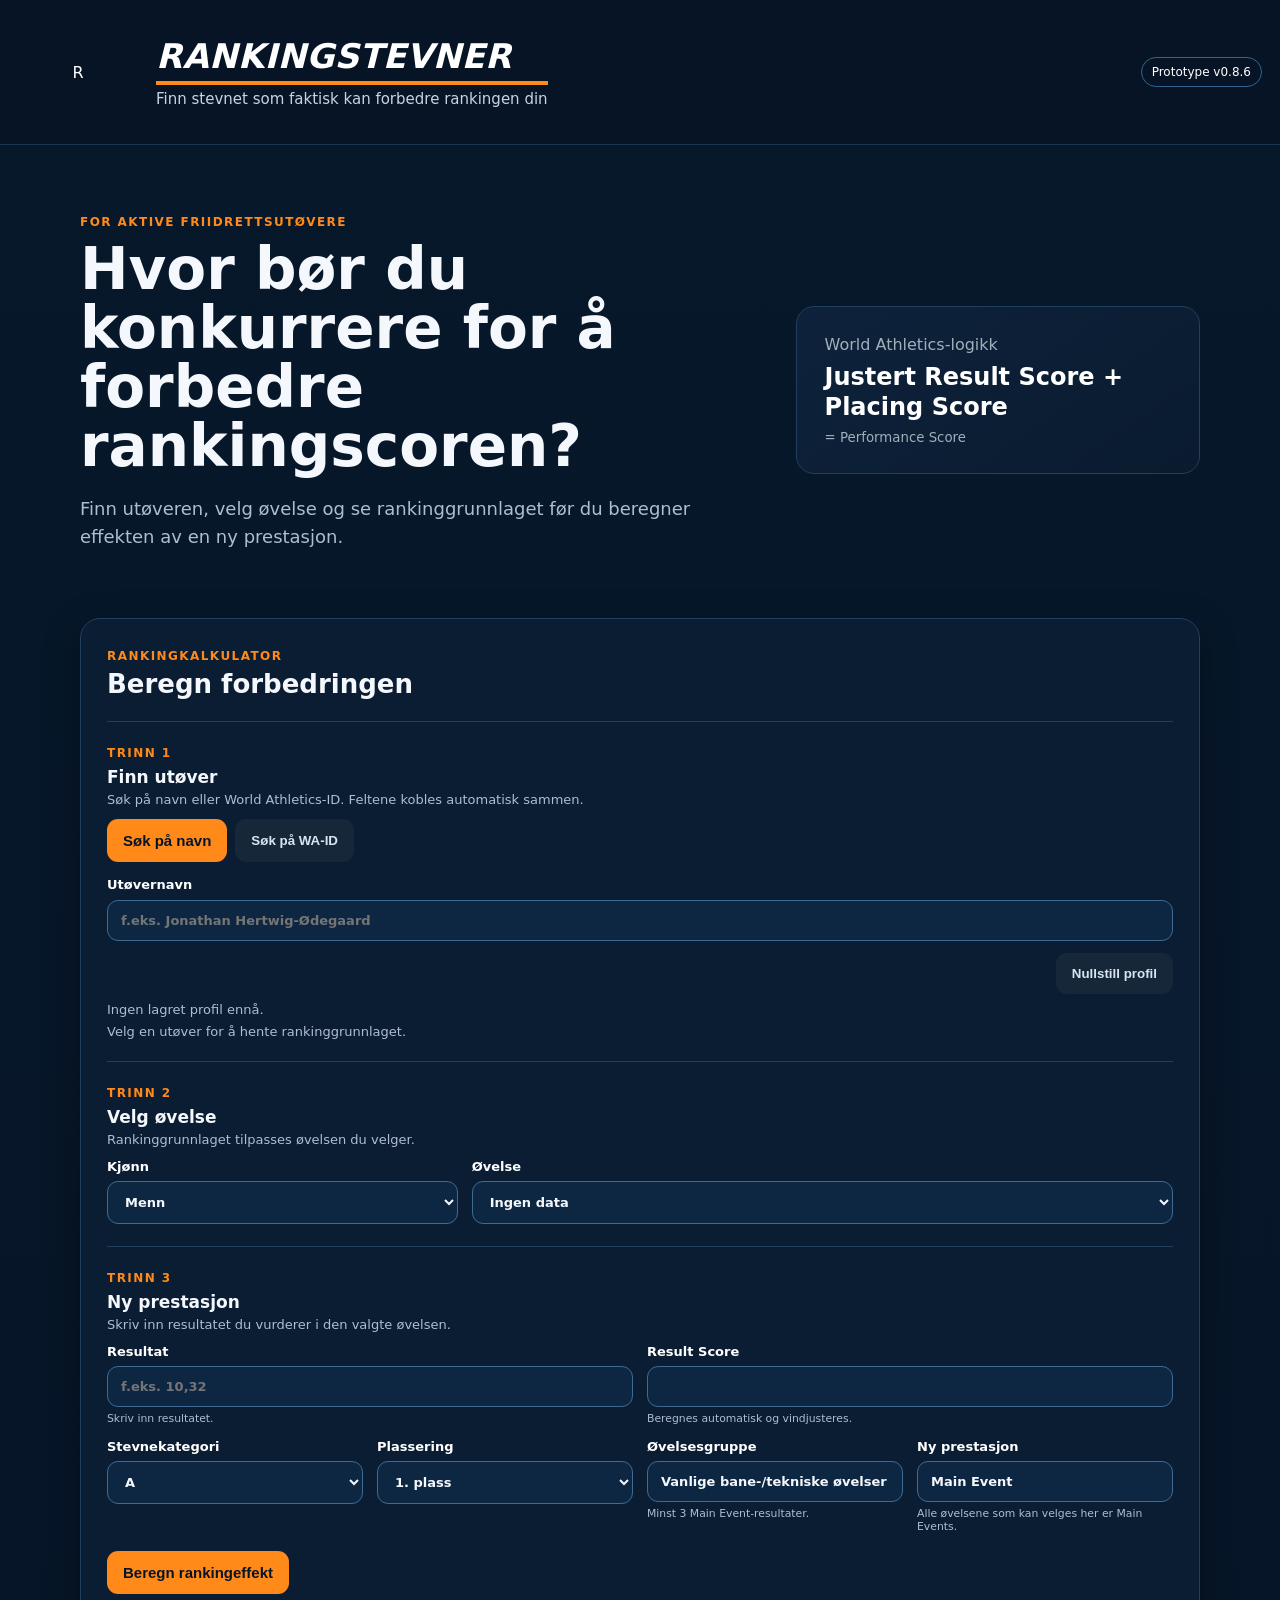
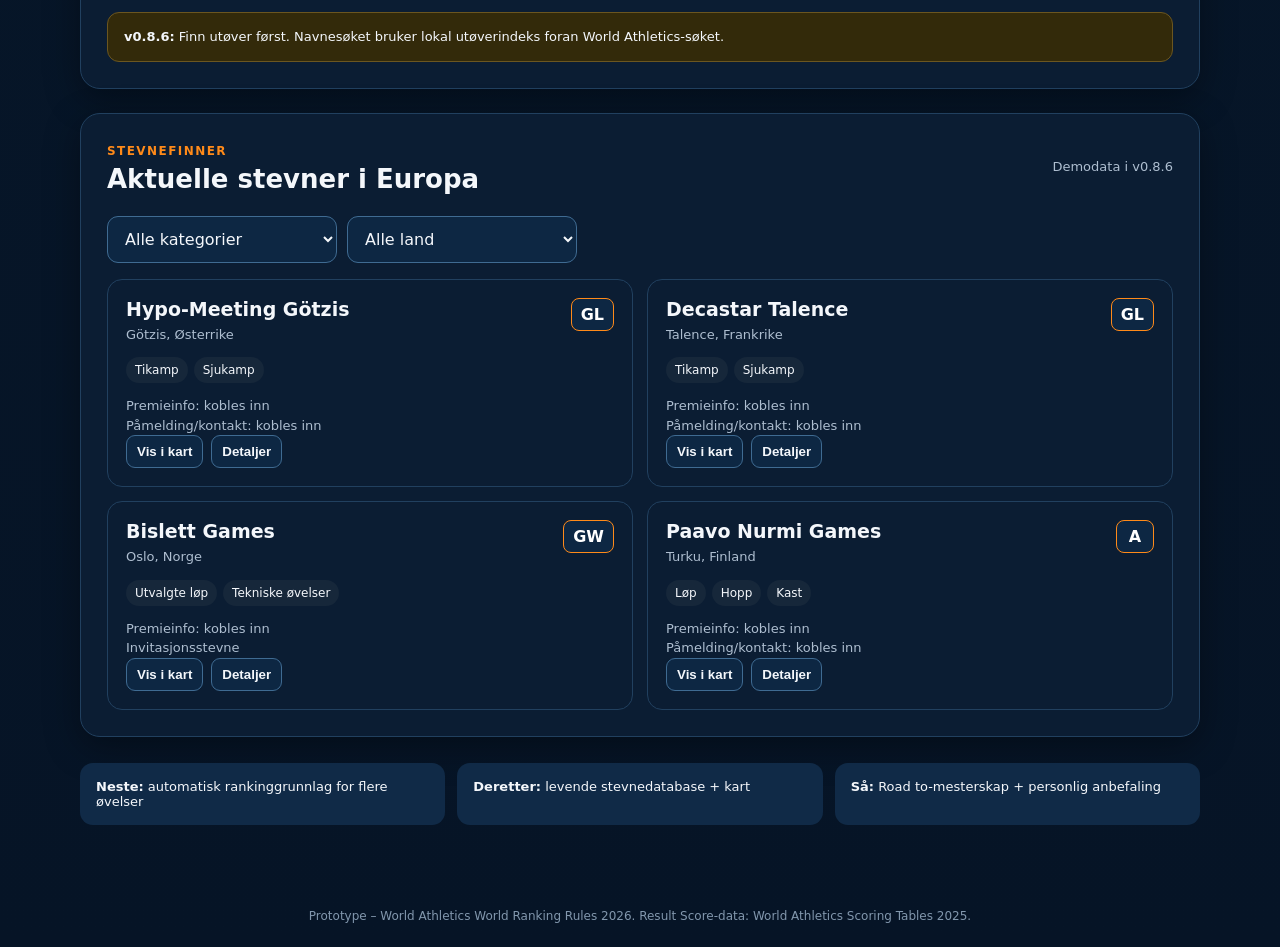
<file: v074.html>
<!DOCTYPE html>
<html lang="no">
<head>
  <meta charset="UTF-8" />
  <meta name="viewport" content="width=device-width, initial-scale=1.0" />
  <title>Rankingstevner – prototype v0.8.6</title>
  <link rel="stylesheet" href="style.css?v=086" />
</head>
<body>
  <header class="topbar">
    <div class="brand">
      <div class="logo">R</div>
      <div><h1>Rankingstevner</h1><p>Finn stevnet som faktisk kan forbedre rankingen din</p></div>
    </div>
    <span class="badge">Prototype v0.8.6</span>
  </header>

  <main>
    <section class="hero">
      <div>
        <span class="eyebrow">FOR AKTIVE FRIIDRETTSUTØVERE</span>
        <h2>Hvor bør du konkurrere for å forbedre rankingscoren?</h2>
        <p class="lead">Finn utøveren, velg øvelse og se rankinggrunnlaget før du beregner effekten av en ny prestasjon.</p>
      </div>
      <div class="hero-stat"><span>World Athletics-logikk</span><strong>Justert Result Score + Placing Score</strong><small>= Performance Score</small></div>
    </section>

    <section class="panel calculator">
      <div class="section-head">
        <div><span class="eyebrow">RANKINGKALKULATOR</span><h3>Beregn forbedringen</h3></div>
        <span class="status-dot" id="dataStatus">Laster scoringtabell…</span>
      </div>

      <div class="existing" id="athleteProfile" style="margin-top:0;margin-bottom:22px">
        <div class="section-head compact"><div><span class="eyebrow">TRINN 1</span><h4 style="margin-top:6px">Finn utøver</h4><p class="muted" style="margin:5px 0 0">Søk på navn eller World Athletics-ID. Feltene kobles automatisk sammen.</p></div></div>

        <div style="display:flex;gap:8px;margin-bottom:12px;flex-wrap:wrap">
          <button id="searchByName" class="primary" type="button">Søk på navn</button>
          <button id="searchById" class="secondary" type="button">Søk på WA-ID</button>
        </div>

        <div id="nameSearchBlock" style="position:relative">
          <label>Utøvernavn
            <input id="athleteNameSearch" type="text" autocomplete="off" placeholder="f.eks. Jonathan Hertwig-Ødegaard" />
          </label>
          <div id="athleteSearchResults" style="display:none;position:absolute;z-index:20;left:0;right:0;top:68px;background:#fff;border:1px solid #d9e5e1;border-radius:10px;box-shadow:0 12px 30px rgba(15,30,40,.12);overflow:hidden"></div>
        </div>

        <div id="idSearchBlock" style="display:none">
          <div style="display:grid;grid-template-columns:minmax(0,1fr) auto;gap:10px;align-items:end">
            <label style="margin:0">WA-ID eller profil-lenke<input id="waProfileId" type="text" placeholder="f.eks. 14989292 eller lim inn WA-lenke" /></label>
            <button id="loadWaProfile" class="secondary" type="button">Hent fra WA</button>
          </div>
        </div>

        <input id="profileName" type="hidden" />
        <div style="display:flex;gap:10px;justify-content:flex-end;margin-top:12px;flex-wrap:wrap">
          <button id="saveProfile" class="primary" type="button">Lagre profil og scores</button>
          <button id="clearProfile" class="secondary" type="button">Nullstill profil</button>
        </div>
        <p id="profileStatus" class="muted" style="margin:8px 0 0">Ingen lagret profil ennå.</p>
        <div id="waProfileStatus" class="muted" style="margin-top:7px">Velg en utøver for å hente rankinggrunnlaget.</div>
      </div>

      <div class="existing" style="margin-top:0;margin-bottom:22px">
        <div class="section-head compact"><div><span class="eyebrow">TRINN 2</span><h4 style="margin-top:6px">Velg øvelse</h4><p class="muted" style="margin:5px 0 0">Rankinggrunnlaget tilpasses øvelsen du velger.</p></div></div>
        <div class="grid" style="grid-template-columns:1fr 2fr">
          <label>Kjønn<select id="sex"><option value="M">Menn</option><option value="W">Kvinner</option></select></label>
          <label>Øvelse<select id="event"></select></label>
        </div>
        <div id="waProfileDetails" style="display:none;margin-top:12px;padding:12px;border:1px solid #d9e5e1;border-radius:10px;background:#fff"></div>
      </div>

      <div class="existing" style="margin-top:0">
        <div class="section-head compact"><div><span class="eyebrow">TRINN 3</span><h4 style="margin-top:6px">Ny prestasjon</h4><p class="muted" style="margin:5px 0 0">Skriv inn resultatet du vurderer i den valgte øvelsen.</p></div></div>
        <div class="grid" style="grid-template-columns:1fr 1fr">
          <label>Resultat<input id="mark" type="text" inputmode="decimal" placeholder="f.eks. 10,32" /><small id="markHint">Skriv inn resultatet.</small></label>
          <label>Result Score<input id="resultScore" type="text" readonly /><small id="scoreHint">Beregnes automatisk og vindjusteres.</small></label>
        </div>

        <div class="grid" style="margin-top:14px">
          <label>Stevnekategori<select id="category"><option>OW</option><option>DF</option><option>GW</option><option>GL</option><option selected>A</option><option>B</option><option>C</option><option>D</option><option>E</option><option>F</option></select></label>
          <label>Plassering<select id="placing"></select></label>
          <label>Øvelsesgruppe<input id="eventGroupLabel" type="text" readonly /><small id="mainRequirement"></small></label>
          <label>Ny prestasjon<input id="newEventType" type="text" value="Main Event" readonly /><small>Alle øvelsene som kan velges her er Main Events.</small></label>
        </div>

        <div id="windSection" class="grid" style="margin-top:14px;display:none">
          <label>Vind (m/s)<input id="wind" type="text" inputmode="decimal" placeholder="f.eks. +2,4 eller -1,2" /><small>Skriv NWI hvis vind mangler.</small></label>
          <label id="bljMarkLabel" style="display:none">Best Legal Jump<input id="bljMark" type="text" inputmode="decimal" placeholder="f.eks. 7,71" /><small>Brukes bare dersom sluttresultatet er vindassistert.</small></label>
          <label id="bljWindLabel" style="display:none">Vind på BLJ<input id="bljWind" type="text" inputmode="decimal" placeholder="maks +2,0" /><small>Må være ≤ +2,0 m/s.</small></label>
          <label>Vindjustering<input id="windAdjustment" type="text" readonly value="0" /><small>Headwind gir tillegg, sterk medvind gir trekk.</small></label>
        </div>

        <div id="combinedWindSection" class="grid" style="margin-top:14px;display:none">
          <label>Vindstatus mangekamp<select id="combinedWindStatus"><option value="normal">Innenfor grensene</option><option value="excess">Minst én &gt; +4,0 og snitt &gt; +2,0</option><option value="nwi">Vindinfo mangler (NWI)</option></select><small>WA trekker 24 poeng ved de to siste tilfellene.</small></label>
        </div>
      </div>

      <div class="existing"><div class="section-head compact"><div><h4>Dine nåværende Performance Scores</h4><p id="requiredText"></p></div><button id="fillDemo" class="secondary">Fyll eksempel</button></div><div id="scoreInputs" class="score-inputs"></div></div>
      <button id="calculate" class="primary">Beregn rankingeffekt</button>
      <div id="resultBox" class="result-box hidden"><div class="result-grid"><div><span>Justert Result Score</span><strong id="resultScoreOut">–</strong></div><div><span>Placing Score</span><strong id="placingScoreOut">–</strong></div><div><span>Ny Performance Score</span><strong id="performanceScoreOut">–</strong></div><div><span>Ny Ranking Score</span><strong id="newRankingOut">–</strong></div></div><div id="bljComparison" style="display:none;margin-top:16px;padding:16px;border:1px solid #cfe2dc;border-radius:12px;background:#fff"></div><div id="improvement" class="improvement"></div><p id="currentRankingLine" class="muted"></p><p id="replaceInfo" class="muted"></p><p id="ruleInfo" class="muted"></p></div>
      <div class="notice"><strong>v0.8.6:</strong> Finn utøver først. Navnesøket bruker lokal utøverindeks foran World Athletics-søket.</div>
    </section>

    <section class="panel"><div class="section-head"><div><span class="eyebrow">STEVNEFINNER</span><h3>Aktuelle stevner i Europa</h3></div><span class="muted">Demodata i v0.8.6</span></div><div class="filters"><select id="meetCategoryFilter"><option value="all">Alle kategorier</option><option value="GW">GW</option><option value="GL">GL</option><option value="A">A</option><option value="B">B</option><option value="C">C</option><option value="D">D</option><option value="E">E</option></select><select id="countryFilter"><option value="all">Alle land</option><option value="AUT">Østerrike</option><option value="FRA">Frankrike</option><option value="NOR">Norge</option><option value="FIN">Finland</option></select></div><div id="meetList" class="meet-list"></div></section>

    <section class="roadmap"><div><strong>Neste:</strong> automatisk rankinggrunnlag for flere øvelser</div><div><strong>Deretter:</strong> levende stevnedatabase + kart</div><div><strong>Så:</strong> Road to-mesterskap + personlig anbefaling</div></section>
  </main>
  <footer>Prototype – World Athletics World Ranking Rules 2026. Result Score-data: World Athletics Scoring Tables 2025.</footer>
  <script src="app.js?v=086"></script>
  <script src="blj-debug.js?v=086"></script>
  <script src="wind-validation.js?v=086"></script>
  <script src="athlete-profile.js?v=086"></script>
  <script src="target-score.js?v=086"></script>
  <script>
  (function(){
    const input=document.getElementById('athleteNameSearch');
    const box=document.getElementById('athleteSearchResults');
    const waId=document.getElementById('waProfileId');
    const load=document.getElementById('loadWaProfile');
    if(!input||!box||!waId||!load) return;

    const INDEX_KEY='rankingstevner.athleteIndex.v1';
    const seed=[{id:14989292,name:'Jonathan HERTWIG-ØDEGAARD',country:'NOR'}];

    function norm(s){return String(s||'').toLowerCase().normalize('NFD').replace(/[\u0300-\u036f]/g,'').replace(/ø/g,'o').replace(/æ/g,'ae').replace(/å/g,'a').replace(/[^a-z0-9]+/g,' ').trim().replace(/\s+/g,' ')}
    function readIndex(){
      let list=[];
      try{list=JSON.parse(localStorage.getItem(INDEX_KEY)||'[]')||[]}catch(_){list=[]}
      try{
        const p=JSON.parse(localStorage.getItem('rankingstevner.profile.v1')||'{}')||{};
        if(p.waId&&(p.waName||p.name)) list.unshift({id:Number(p.waId),name:p.waName||p.name,country:p.waData?.country||''});
      }catch(_){}
      for(const a of seed) list.push(a);
      const map=new Map(); for(const a of list){if(a?.id&&a?.name) map.set(String(a.id),a)}
      return [...map.values()].slice(0,50);
    }
    function saveAthlete(a){
      const list=readIndex().filter(x=>String(x.id)!==String(a.id)); list.unshift(a);
      localStorage.setItem(INDEX_KEY,JSON.stringify(list.slice(0,50)));
    }
    function localMatches(q){
      const nq=norm(q); if(nq.length<2)return[];
      const tokens=nq.split(' ');
      return readIndex().map(a=>({a,n:norm(a.name)})).filter(x=>tokens.every(t=>x.n.includes(t)||x.n.split(' ').some(p=>p.startsWith(t)))).sort((x,y)=>{const xs=x.n.startsWith(nq)?1:0,ys=y.n.startsWith(nq)?1:0;return ys-xs||x.n.localeCompare(y.n)}).map(x=>x.a).slice(0,5);
    }
    function makeButton(a){
      const b=document.createElement('button'); b.type='button'; b.dataset.localAthlete='1';
      b.style.cssText='display:block;width:100%;padding:11px 12px;text-align:left;border:0;border-bottom:1px solid #edf2f0;background:#f6fbf9;cursor:pointer';
      b.innerHTML='<strong>'+a.name+'</strong><br><span class="muted">'+(a.country?a.country+' · ':'')+'WA-ID '+a.id+'</span>';
      b.addEventListener('click',()=>{input.value=a.name;waId.value=String(a.id);box.style.display='none';saveAthlete(a);load.click()});
      return b;
    }
    function inject(){
      const matches=localMatches(input.value); if(!matches.length)return;
      box.querySelectorAll('[data-local-athlete]').forEach(el=>el.remove());
      const frag=document.createDocumentFragment(); for(const a of matches) frag.appendChild(makeButton(a));
      box.prepend(frag); box.style.display='block';
    }
    input.addEventListener('input',()=>setTimeout(inject,20));
    const obs=new MutationObserver(()=>{if(box.dataset.injecting)return;box.dataset.injecting='1';inject();delete box.dataset.injecting});
    obs.observe(box,{childList:true});

    const status=document.getElementById('waProfileStatus');
    if(status){new MutationObserver(()=>{try{const p=JSON.parse(localStorage.getItem('rankingstevner.profile.v1')||'{}')||{};if(p.waId&&(p.waName||p.name))saveAthlete({id:Number(p.waId),name:p.waName||p.name,country:p.waData?.country||''})}catch(_){}}).observe(status,{childList:true,subtree:true})}
  })();
  document.querySelector('.badge').textContent='Prototype v0.8.6';document.title='Rankingstevner – prototype v0.8.6';
  </script>
</body>
</html>
</file>
<file: style.css>
* { box-sizing: border-box; }
:root { --bg:#07182b; --panel:#0b1d33; --panel2:#102a47; --ink:#f4f7fb; --muted:#aebed0; --line:#21405f; --accent:#ff8a19; --accent2:#d97a0f; --good:#45d483; --bad:#ff5b62; }
html{max-width:100%;overflow-x:hidden}
body{margin:0;max-width:100%;overflow-x:hidden;font-family:Inter,ui-sans-serif,system-ui,-apple-system,BlinkMacSystemFont,"Segoe UI",sans-serif;background:linear-gradient(180deg,#07182b 0%,#061426 100%);color:var(--ink)}
a{color:var(--accent)}a:hover{color:var(--accent2)}
.topbar{display:flex;justify-content:space-between;align-items:center;padding:12px 18px;background:#061426;border-bottom:1px solid #183652;color:#fff;position:sticky;top:0;z-index:10}.brand{display:flex;align-items:center;gap:18px;min-width:0}.logo{width:120px;height:120px;flex:0 0 120px;border-radius:22px;overflow:hidden;display:flex;align-items:center;justify-content:center}.logo img{width:100%;height:100%;object-fit:cover;display:block}.brand h1{margin:0;font-size:34px;font-style:italic;letter-spacing:.3px;text-transform:uppercase}.brand p{margin:5px 0 0;color:#c7d4e2;font-size:15px;border-top:4px solid var(--accent);padding-top:5px;display:inline-block}.badge{border:1px solid #32658f;border-radius:999px;padding:7px 10px;font-size:12px;color:#fff;white-space:nowrap}main{width:min(1120px,92vw);margin:32px auto 60px}.hero{display:grid;grid-template-columns:1.7fr 1fr;gap:28px;align-items:center;padding:34px 0 26px}.eyebrow{font-size:12px;letter-spacing:.12em;font-weight:800;color:var(--accent)}.hero h2{font-size:clamp(34px,5vw,58px);line-height:1.02;margin:10px 0 16px;max-width:800px}.lead{color:var(--muted);font-size:18px;line-height:1.55;max-width:760px}.hero-stat{background:linear-gradient(145deg,#0d223b,#0a1b2f);border:1px solid var(--line);color:#fff;padding:28px;border-radius:18px;display:flex;flex-direction:column;gap:8px;min-width:0}.hero-stat span,.hero-stat small{color:#9fb0bb}.hero-stat strong{font-size:24px;line-height:1.25;overflow-wrap:anywhere}.panel{background:var(--panel);border:1px solid var(--line);border-radius:20px;padding:26px;margin-top:24px;box-shadow:0 10px 35px rgba(0,0,0,.35);min-width:0}.section-head{display:flex;justify-content:space-between;align-items:center;gap:16px;margin-bottom:22px;min-width:0}.section-head.compact{margin-bottom:12px}.section-head h3{margin:5px 0 0;font-size:26px}.section-head h4{margin:0;font-size:17px}.section-head p{margin:4px 0 0}.status-dot{background:#0d2743;color:#ffb347;padding:7px 10px;border-radius:999px;font-size:12px;font-weight:700}#dataStatus{display:none!important}.grid{display:grid;grid-template-columns:repeat(4,minmax(0,1fr));gap:14px}label{font-size:13px;font-weight:700;color:#fff;min-width:0}label small{display:block;margin-top:5px;color:var(--muted);font-weight:500}select,input{width:100%;max-width:100%;margin-top:7px;border:1px solid #3f6b92;border-radius:11px;padding:12px 13px;font:inherit;background:#0d2743;color:var(--ink);min-width:0;color-scheme:dark}input[type="date"]{padding:10px 4px 10px 8px;font-size:12px}input[type="date"]::-webkit-calendar-picker-indicator{padding:0;margin:0;filter:invert(.8);width:14px;height:14px}.existing{margin:24px 0 18px;border-top:1px solid var(--line);padding-top:20px}.score-inputs{display:grid;grid-template-columns:repeat(5,minmax(0,1fr));gap:10px}.primary,.secondary{border:0;border-radius:11px;padding:13px 16px;font-weight:800;cursor:pointer}.primary{background:var(--accent);color:#061426;font-size:15px}.primary:hover{background:var(--accent2)}.secondary{background:#16273a;color:#d8e5f1}#saveProfile{display:none!important}.result-box{margin-top:22px;border:1px solid var(--line);background:var(--panel2);border-radius:16px;padding:16px}.hidden{display:none}.result-grid{display:grid;grid-template-columns:repeat(5,minmax(0,1fr));gap:10px}.result-grid div{background:var(--panel);padding:10px 12px;border-radius:12px;border:1px solid var(--line);min-width:0}.result-grid span{display:block;font-size:11px;color:var(--muted);margin-bottom:4px}.result-grid strong{font-size:22px}
/* v0.12.9: Performance Score er hvit. Ny Ranking Score er lysegrønn. */
.score-card.performance{background:var(--panel)!important;border-color:var(--line)!important}.score-card.performance span{color:var(--muted)!important;font-weight:400!important}.score-card.performance strong{color:var(--ink)!important}
.result-grid div:has(#newRankingOut),.result-grid div:has(#newRankPositionOut){background:#0d2b22!important;border-color:#2f6b4f!important}.result-grid div:has(#newRankingOut) span,.result-grid div:has(#newRankPositionOut) span{color:#45d483!important;font-weight:800!important}#newRankingOut,#newRankPositionOut{color:#45d483!important}
.improvement{margin-top:10px;font-size:20px;font-weight:900}.good{color:var(--good)}.bad{color:var(--bad)}.muted{color:var(--muted);font-size:13px}.result-box .improvement{display:inline}.result-box p{display:inline;margin:0;font-size:13px;color:var(--muted)}.result-box p:not(:empty)::before{content:" · "}.notice{margin-top:18px;background:#332a0a;border:1px solid #6b5620;padding:14px 16px;border-radius:12px;font-size:13px;line-height:1.5}.filters{display:flex;gap:10px;margin-bottom:16px;flex-wrap:wrap}.filters select{max-width:230px;margin:0}.meet-list{display:grid;grid-template-columns:repeat(2,minmax(0,1fr));gap:14px;align-items:stretch}.meet-card{border:1px solid var(--line);border-radius:15px;padding:18px;min-width:0;overflow:hidden}.meet-top{display:flex;justify-content:space-between;gap:15px;align-items:flex-start;min-width:0}.meet-top>div{min-width:0}.meet-card h4{margin:0 0 5px;font-size:19px;overflow-wrap:anywhere}.cat{background:#0d2743;border:1px solid var(--accent);color:#fff;border-radius:8px;padding:6px 9px;font-weight:900;min-width:38px;text-align:center;flex:0 0 auto}.meta{color:var(--muted);font-size:13px;line-height:1.5;overflow-wrap:anywhere}.meta a{margin-left:6px;font-weight:700;white-space:nowrap}.chips{display:flex;flex-wrap:wrap;gap:6px;margin:13px 0}.chip{background:#16273a;border-radius:999px;padding:6px 9px;font-size:12px}.card-actions{display:flex;gap:8px;flex-wrap:wrap}.card-actions button,.card-actions a{max-width:100%}.card-actions button{border:1px solid #3f6b92;background:#0d2743;color:var(--ink);padding:8px 10px;border-radius:9px;font-weight:700;cursor:pointer}.roadmap{display:grid;grid-template-columns:repeat(3,minmax(0,1fr));gap:12px;margin:26px 0}.roadmap div{background:var(--panel2);border-radius:13px;padding:16px;font-size:13px}footer{text-align:center;color:#8297ad;padding:24px;font-size:12px}
#officialWaRankingDetails,#officialWaRankingDetails>div,#officialWaRankingDetails>div>div{min-width:0;max-width:100%}
@media(max-width:850px){.hero,.grid,.result-grid,.meet-list,.roadmap{grid-template-columns:1fr}.score-inputs{grid-template-columns:repeat(2,minmax(0,1fr))}.hero-stat{margin-top:4px}.topbar .brand p{display:none}}
@media(max-width:600px){
  .topbar{padding:12px 14px;gap:10px;flex-wrap:wrap;row-gap:8px}.logo{width:72px;height:72px;flex-basis:72px}.brand{gap:12px;flex:1 1 100%}.brand h1{font-size:27px;white-space:nowrap}.badge{font-size:10px;padding:5px 7px;max-width:100%;overflow:visible;text-overflow:clip;white-space:normal;margin-left:auto}
  main{width:100%;margin:0 auto 36px;padding:0 10px}.hero{padding:22px 4px 14px;gap:14px}.hero h2{font-size:31px;line-height:1.06;margin:8px 0 12px}.lead{font-size:16px;line-height:1.45}.hero-stat{padding:18px;border-radius:14px}.hero-stat strong{font-size:19px}
  .panel{margin-top:14px;padding:16px 12px;border-radius:16px}.section-head{align-items:flex-start;margin-bottom:16px}.section-head h3{font-size:22px;line-height:1.15}.section-head .muted{font-size:11px;text-align:right;max-width:42%}
  .grid,.profile-compact,.scenario-grid,.score-strip,.meet-facts,.finder-filterbar>div:last-child,.finder-championship>div:last-child{grid-template-columns:1fr!important;gap:10px!important}.score-inputs{grid-template-columns:1fr}.result-grid{grid-template-columns:repeat(2,minmax(0,1fr))}.result-grid strong{font-size:22px}
  #officialWaRankingDetails{padding:10px!important;overflow:hidden!important}
  #officialWaRankingDetails>div{display:grid!important;grid-template-columns:minmax(0,1fr)!important;gap:12px!important;width:100%!important}
  #officialWaRankingDetails>div>div{width:100%!important;max-width:100%!important}
  #officialWaRankingDetails table{min-width:680px}
  #officialWaRankingDetails [style*="overflow-x:auto"]{max-width:100%;overflow-x:auto!important;-webkit-overflow-scrolling:touch}
  select,input{font-size:16px;padding:12px}.primary,.secondary{min-height:46px}.ranking-action{align-items:stretch}.ranking-action .primary{width:100%}.ranking-action .muted{width:100%}
  .finder-summary{display:block!important;padding:14px!important;margin:6px 0 14px!important}.finder-summary h4{font-size:20px!important}.finder-count{text-align:left!important;margin-top:10px}.finder-filterbar{padding:14px!important}.finder-filterbar label{width:100%}
  .meet-list{grid-template-columns:1fr!important}.meet-card,.meet-card-v1{padding:14px!important}.meet-top{gap:8px}.meet-card h4{font-size:18px}.meet-facts{margin:12px 0!important}.meet-facts>div,.meet-insight{padding:10px!important}.card-actions{display:grid;grid-template-columns:1fr;gap:7px}.card-actions a,.card-actions button{width:100%!important;text-align:center}.buttonlike{min-height:44px}
  .roadmap{grid-template-columns:1fr!important;margin:16px 0}.roadmap div{padding:13px}.existing{margin-top:16px;padding-top:16px}.result-box{padding:14px}.score-card{padding:12px!important}.score-card strong{font-size:1.6rem!important}
}
@media(max-width:380px){.logo{width:58px;height:58px;flex-basis:58px}.brand h1{font-size:21px}.hero h2{font-size:28px}.result-grid{grid-template-columns:1fr}.topbar{padding-left:10px;padding-right:10px}.panel{padding-left:10px;padding-right:10px}}
</file>
